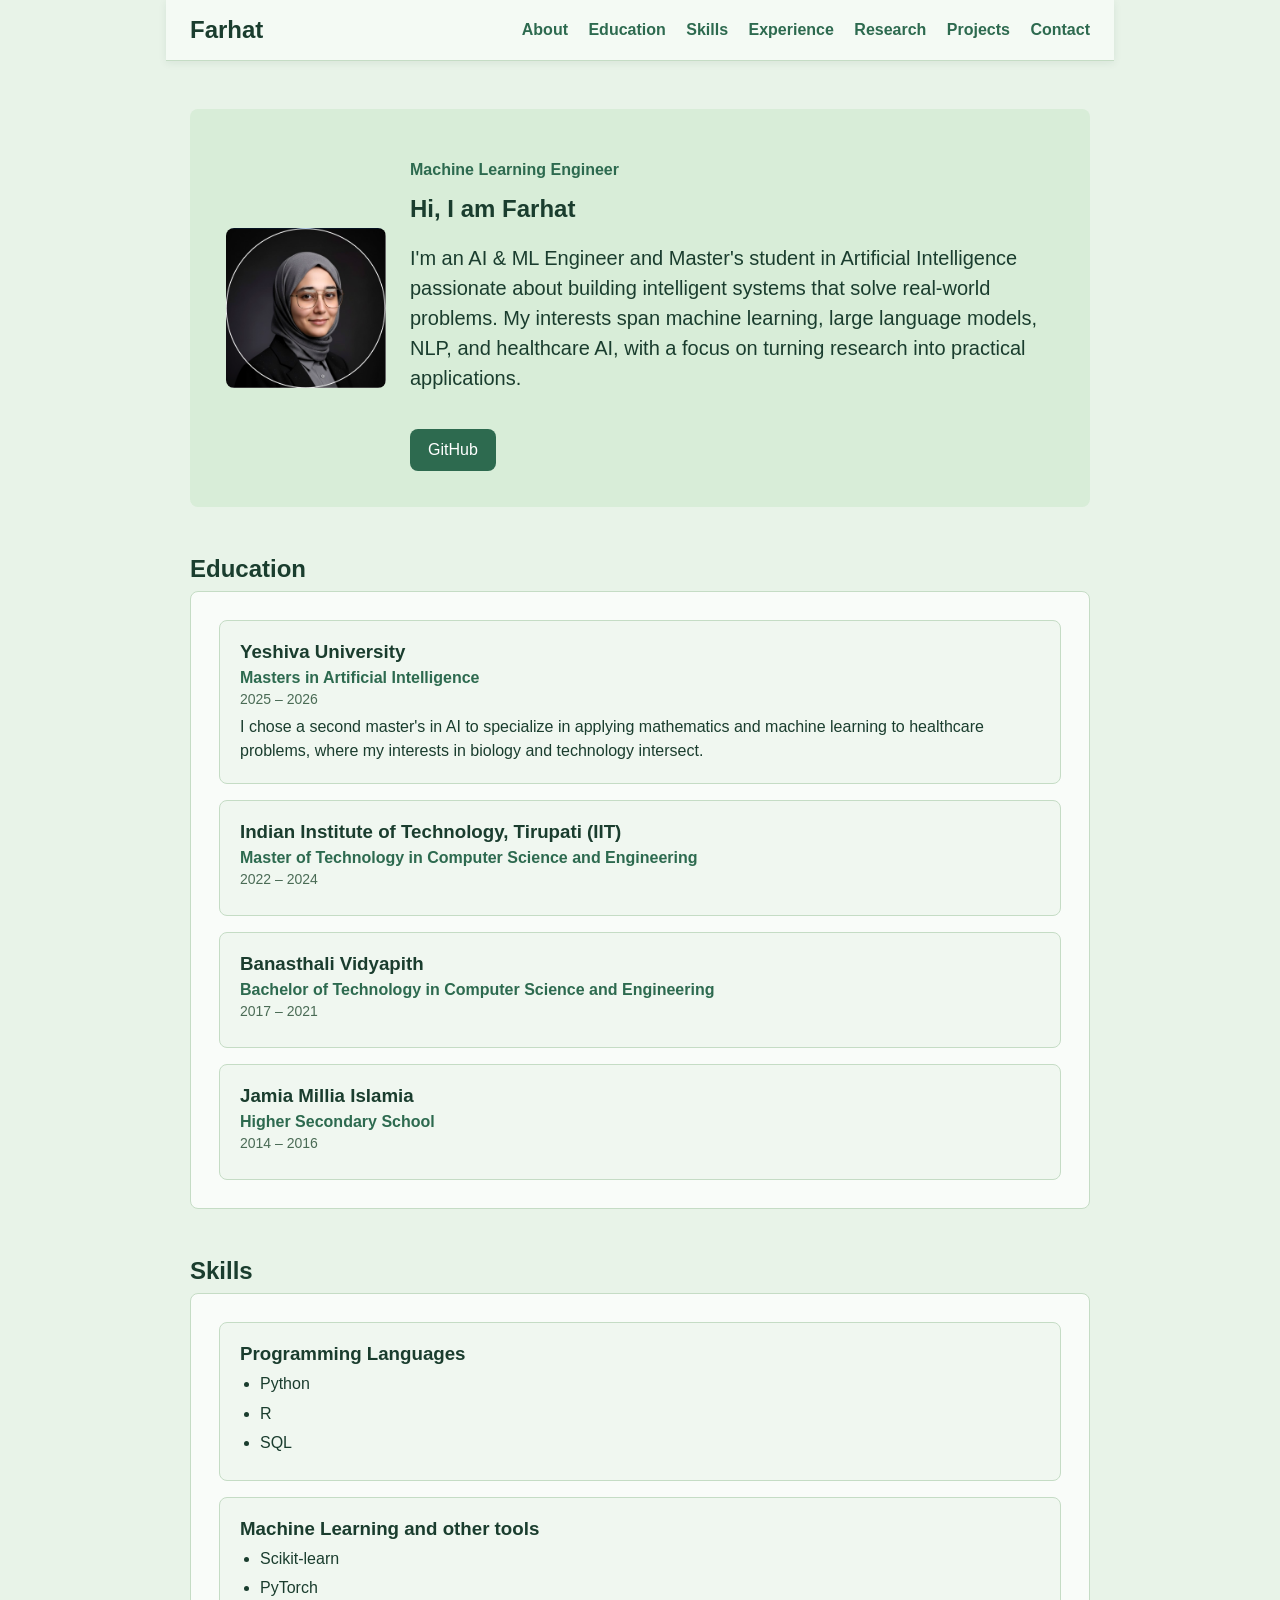
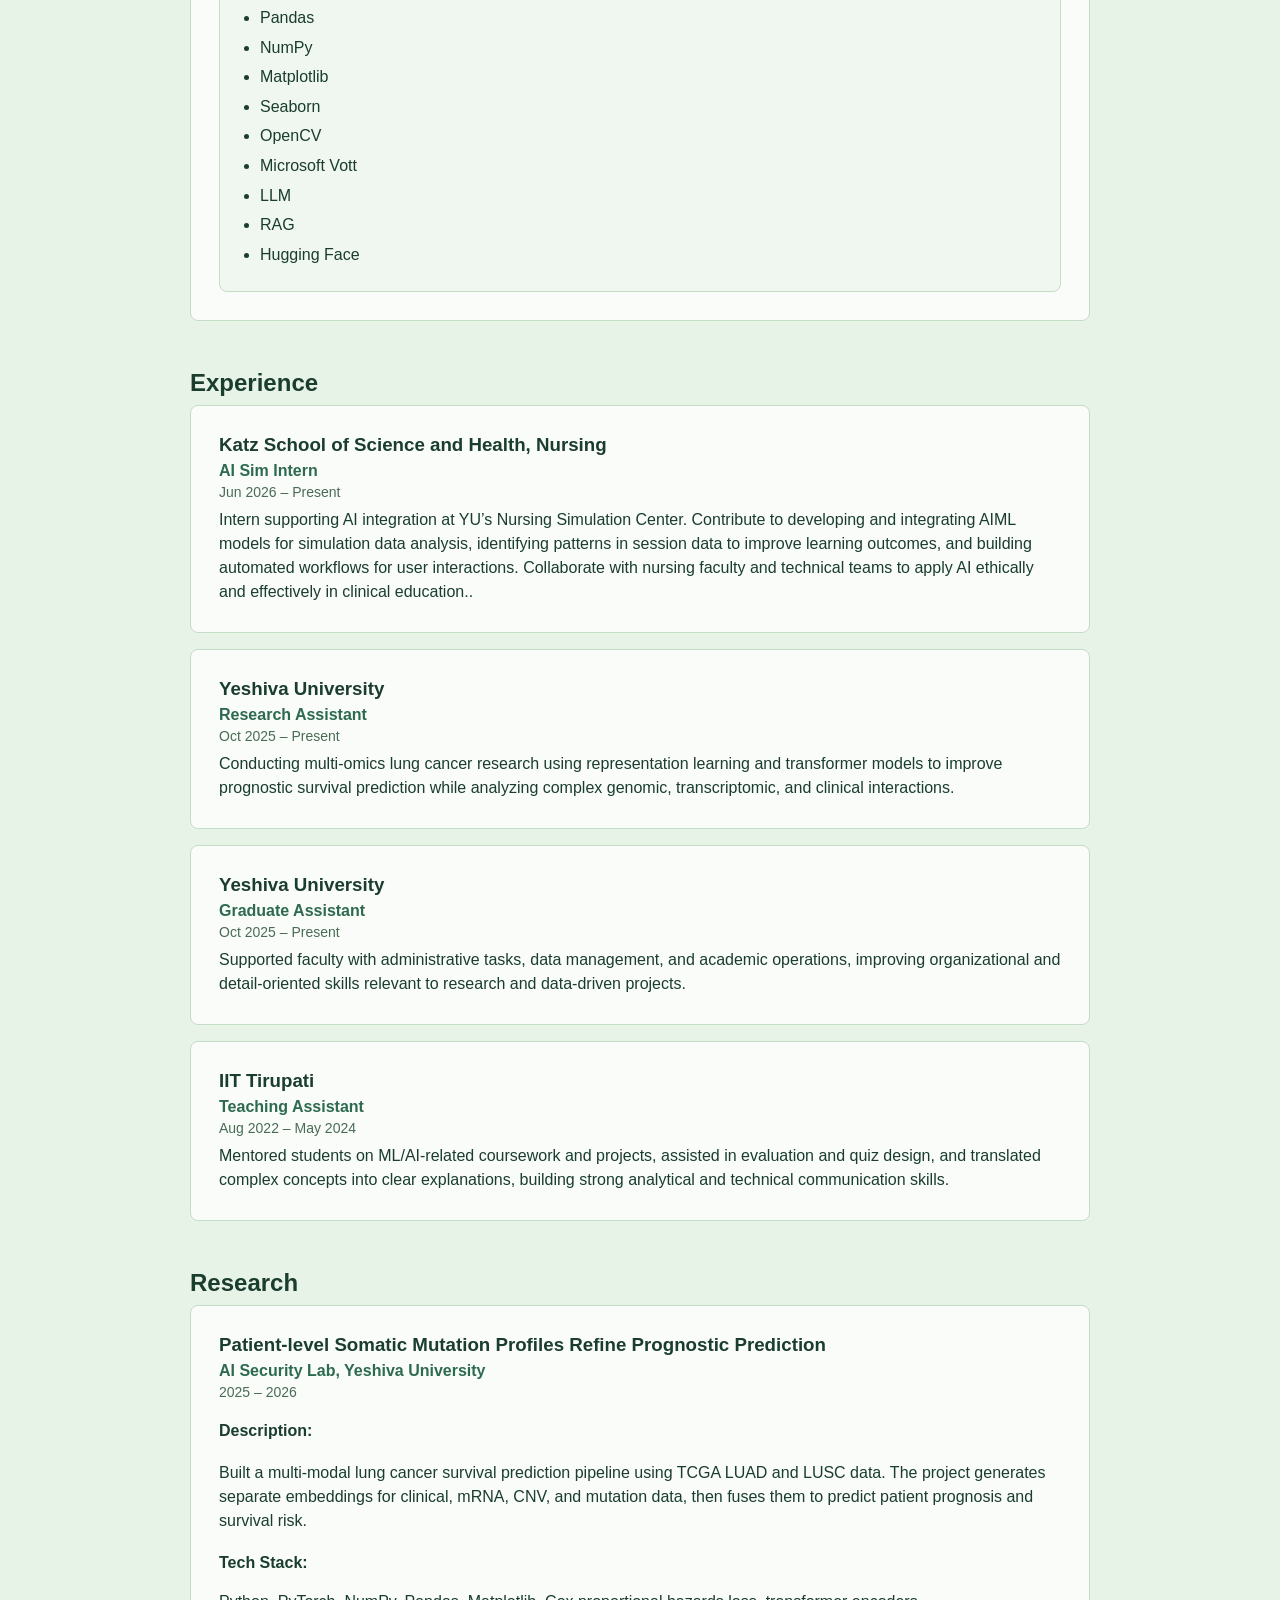
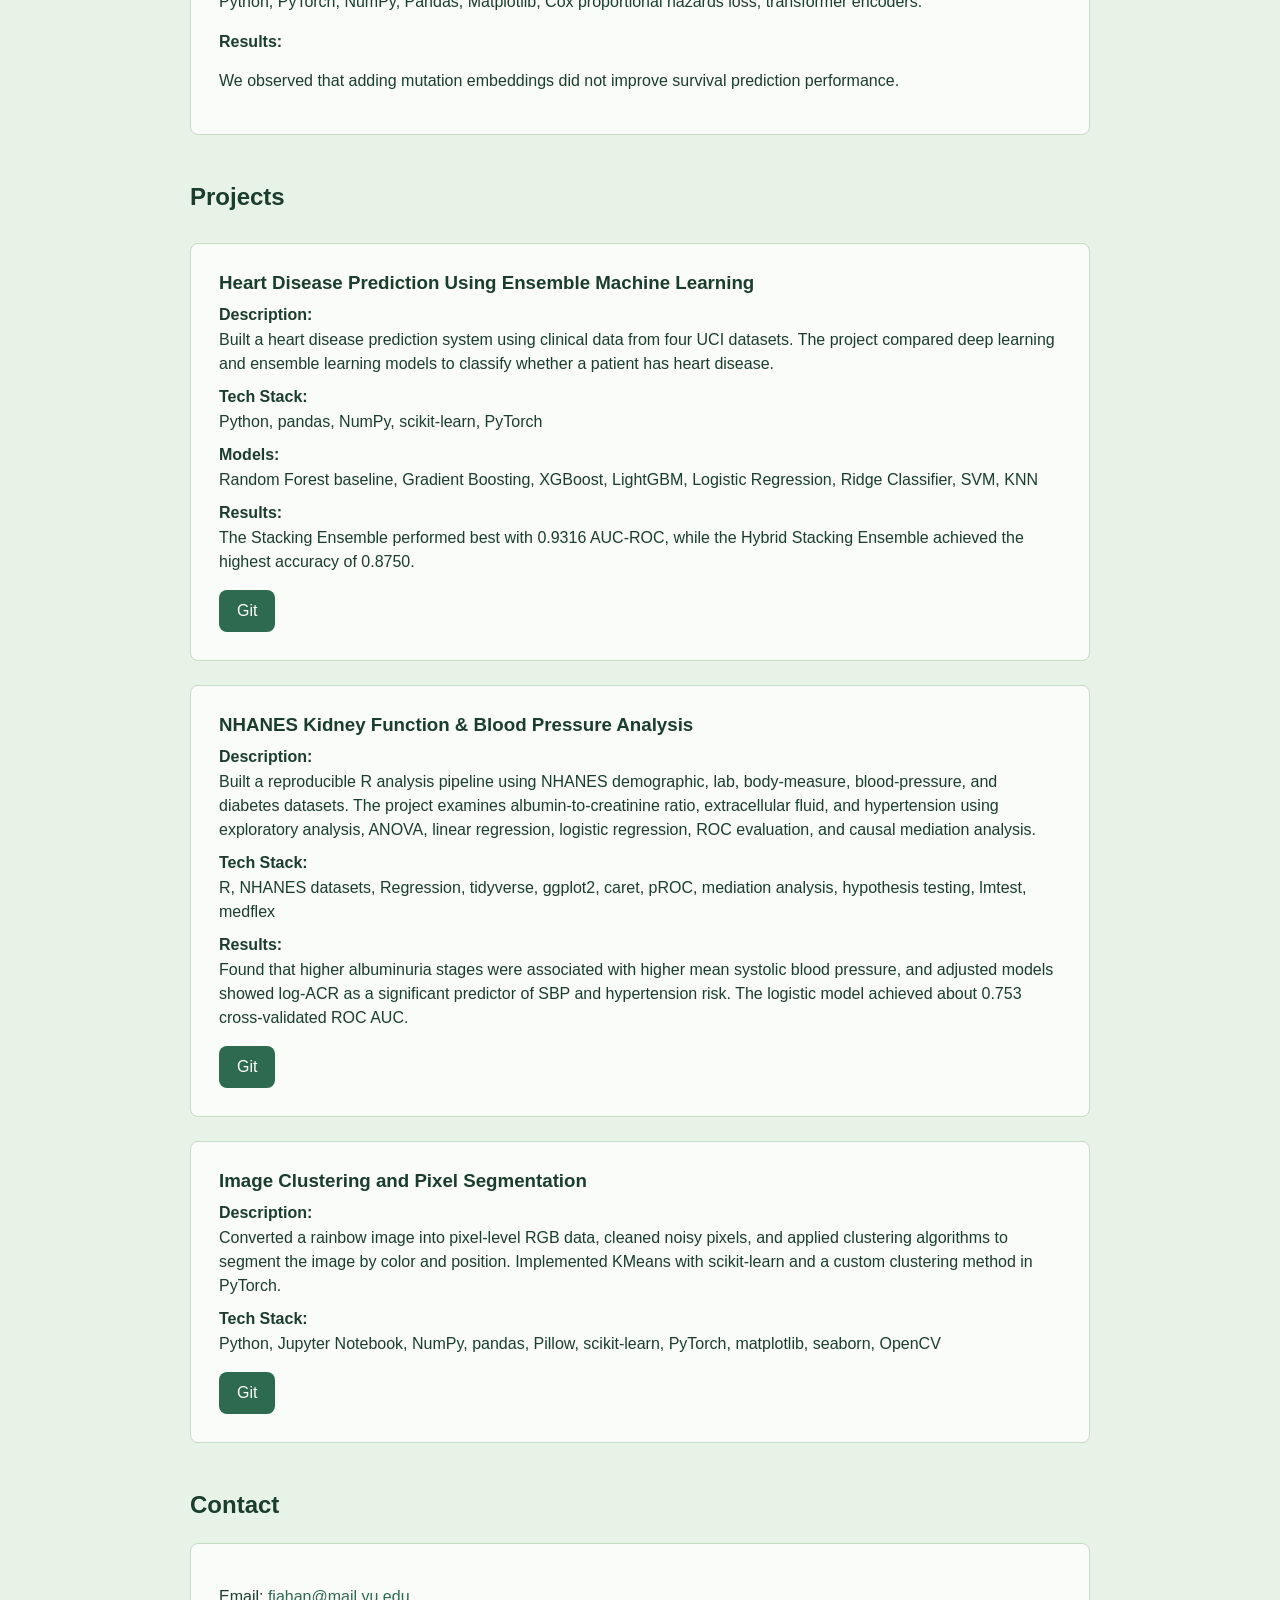
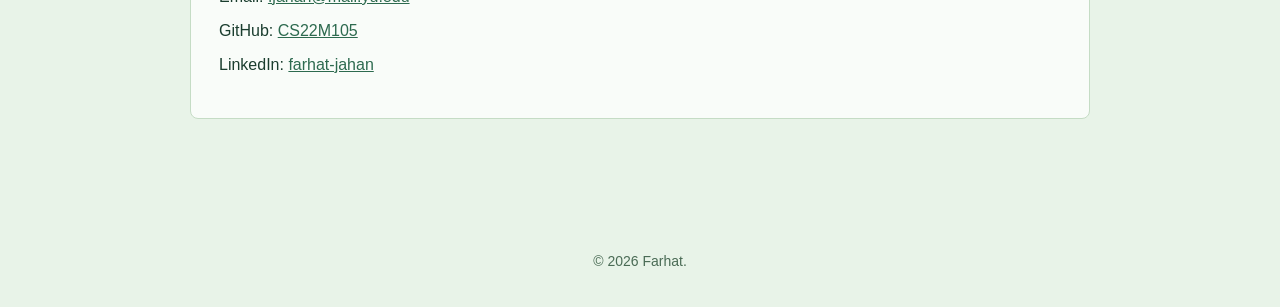
<file: index.html>
<!DOCTYPE html>
<html lang="en">
<head>
  <meta charset="UTF-8" />
  <meta name="viewport" content="width=device-width, initial-scale=1.0" />
  <title>My Portfolio Starter</title>
  <link rel="stylesheet" href="style.css" />
</head>
<body>
  <header>
    <h1>Farhat</h1>
    <nav>
      <a href="#about">About</a>
      <a href="#education">Education</a>
      <a href="#skills">Skills</a>
      <a href="#experience">Experience</a>
      <a href="#research">Research</a>
      <a href="#projects">Projects</a>
      <a href="#contact">Contact</a>
    </nav>
  </header>

  <main class="page">
    <section id="about">
      <div class="hero">
        <div class="hero-content">
          <img
            src="headshot.png"
            alt="Portrait photo of Farhat, a student learning to code with AI"
            class="hero-image"
          />
          <div class="hero-text">
            <p class="tag">Machine Learning Engineer</p>
            <h2>Hi, I am Farhat</h2>
            <p class="intro">I'm an AI & ML Engineer and Master's student in Artificial Intelligence passionate about building intelligent systems that solve real-world problems. My interests span machine learning, large language models, NLP, and healthcare AI, with a focus on turning research into practical applications.</p>
            <a class="button" href="https://github.com/CS22M105" target="_blank">GitHub</a>
          </div>
        </div>
      </div>
    </section>

    <section id="education">
      <h2>Education</h2>

      <div class="card education-card">
        <div class="education-subcard">
          <h3>Yeshiva University</h3>
          <p class="education-degree">Masters in Artificial Intelligence</p>
          <p class="education-date">2025 – 2026</p>
          <p class="education-details">I chose a second master's in AI to specialize in applying mathematics and machine learning to healthcare problems, where my interests in biology and technology intersect.</p>
        </div>

        <div class="education-subcard">
          <h3>Indian Institute of Technology, Tirupati (IIT)</h3>
          <p class="education-degree">Master of Technology in Computer Science and Engineering</p>
          <p class="education-date">2022 – 2024</p>
        </div>

        <div class="education-subcard">
          <h3>Banasthali Vidyapith</h3>
          <p class="education-degree">Bachelor of Technology in Computer Science and Engineering</p>
          <p class="education-date">2017 – 2021</p>
        </div>

        <div class="education-subcard">
          <h3>Jamia Millia Islamia</h3>
          <p class="education-degree">Higher Secondary School</p>
          <p class="education-date">2014 – 2016</p>
        </div>
      </div>
    </section>

    <section id="skills">
      <h2>Skills</h2>

      <div class="card skills-card">
        <div class="skills-subcard">
          <h3>Programming Languages</h3>
          <ul>
            <li>Python</li>
            <li>R</li>
            <li>SQL</li>
          </ul>
        </div>
        <div class="skills-subcard">
          <h3>Machine Learning and other tools</h3>
          <ul>
            <li>Scikit-learn</li>
            <li>PyTorch</li>
            <li>Pandas</li>
            <li>NumPy</li>
            <li>Matplotlib</li>
            <li>Seaborn</li>
            <li>OpenCV</li>
            <li>Microsoft Vott</li>
            <li>LLM</li>
            <li>RAG</li>
            <li>Hugging Face</li>
          </ul>
        </div>
      </div>
    </section>

    <section id="experience">
      <h2>Experience</h2>

      <div class="card">
        <h3>Katz School of Science and Health, Nursing</h3>
        <p class="experience-role">AI Sim Intern</p>
        <p class="experience-date">Jun 2026 – Present</p>
        <p class="experience-details">Intern supporting AI integration at YU’s Nursing Simulation Center. Contribute to developing and integrating AIML models for simulation data analysis, identifying patterns in session data to improve learning outcomes, and building automated workflows for user interactions. Collaborate with nursing faculty and technical teams to apply AI ethically and effectively in clinical education..</p>
      </div>

      <div class="card">
        <h3>Yeshiva University</h3>
        <p class="experience-role">Research Assistant</p>
        <p class="experience-date">Oct 2025 – Present</p>
        <p class="experience-details">Conducting multi-omics lung cancer research using representation learning and transformer models to improve prognostic survival prediction while analyzing complex genomic, transcriptomic, and clinical interactions.</p>
      </div>

      <div class="card">
        <h3>Yeshiva University</h3>
        <p class="experience-role">Graduate Assistant</p>
        <p class="experience-date">Oct 2025 – Present</p>
        <p class="experience-details">Supported faculty with administrative tasks, data management, and academic operations, improving organizational and detail-oriented skills relevant to research and data-driven projects.</p>
      </div>
      <div class="card">
        <h3>IIT Tirupati</h3>
        <p class="experience-role">Teaching Assistant</p>
        <p class="experience-date">Aug 2022 – May 2024</p>
        <p class="experience-details">Mentored students on ML/AI-related coursework and projects, assisted in evaluation and quiz design, and translated complex concepts into clear explanations, building strong analytical and technical communication skills.</p>
      </div>
    </section>

    <section id="research">
      <h2>Research</h2>

      <div class="card">
        <h3>Patient-level Somatic Mutation Profiles Refine Prognostic Prediction</h3>
        <p class="research-affiliation">AI Security Lab, Yeshiva University</p>
        <p class="research-date">2025 – 2026</p>
        <h4>Description:</h4>
        <p class="research-details">Built a multi-modal lung cancer survival prediction pipeline using TCGA LUAD and LUSC data. The project generates separate embeddings for clinical, mRNA, CNV, and mutation data, then fuses them to predict patient prognosis and survival risk.</p>
        <h4>Tech Stack:</h4>
        <p class="tech-stack">Python, PyTorch, NumPy, Pandas, Matplotlib, Cox proportional hazards loss, transformer encoders.</p>
        <h4>Results:</h4>
        <p class="results">We observed that adding mutation embeddings did not improve survival prediction performance.</p>
      </div>
    </section>

    <section id="projects">
      <h2>Projects</h2>

      <div class="card">
        <h3>Heart Disease Prediction Using Ensemble Machine Learning</h3>
        <h4>Description:</h4>
        <p>Built a heart disease prediction system using clinical data from four UCI datasets. The project compared deep learning and ensemble learning models to classify whether a patient has heart disease.</p>
        <h4>Tech Stack:</h4>
        <p>Python, pandas, NumPy, scikit-learn, PyTorch</p>
        <h4>Models:</h4>
        <p>Random Forest baseline, Gradient Boosting, XGBoost, LightGBM, Logistic Regression, Ridge Classifier, SVM, KNN</p>
        <h4>Results:</h4>
        <p>The Stacking Ensemble performed best with 0.9316 AUC-ROC, while the Hybrid Stacking Ensemble achieved the highest accuracy of 0.8750.</p>
        <a class="button" href="https://github.com/CS22M105/Clinical-Risk-Prediction-using-Neural-and-Ensemble-Models" target="_blank">Git</a>
      </div>

      <div class="card">
        <h3>NHANES Kidney Function & Blood Pressure Analysis</h3>
        <h4>Description:</h4>
        <p>Built a reproducible R analysis pipeline using NHANES demographic, lab, body-measure, blood-pressure, and diabetes datasets. The project examines albumin-to-creatinine ratio, extracellular fluid, and hypertension using exploratory analysis, ANOVA, linear regression, logistic regression, ROC evaluation, and causal mediation analysis.</p>
        <h4>Tech Stack:</h4>
        <p>R, NHANES datasets, Regression, tidyverse, ggplot2, caret, pROC, mediation analysis, hypothesis testing, lmtest, medflex</p>
        <h4>Results:</h4>
        <p>Found that higher albuminuria stages were associated with higher mean systolic blood pressure, and adjusted models showed log-ACR as a significant predictor of SBP and hypertension risk. The logistic model achieved about 0.753 cross-validated ROC AUC.</p>
        <a class="button" href="https://github.com/CS22M105/Kidney-Function-and-Hypertension" target="_blank">Git</a>
      </div>

      <div class="card">
        <h3>Image Clustering and Pixel Segmentation</h3>
        <h4>Description:</h4>
        <p>Converted a rainbow image into pixel-level RGB data, cleaned noisy pixels, and applied clustering algorithms to segment the image by color and position. Implemented KMeans with scikit-learn and a custom clustering method in PyTorch.</p>
        <h4>Tech Stack:</h4>
        <p>Python, Jupyter Notebook, NumPy, pandas, Pillow, scikit-learn, PyTorch, matplotlib, seaborn, OpenCV</p>
        <a class="button" href="https://github.com/CS22M105/Image_clustering_and_pixel_segmentation" target="_blank">Git</a>
      </div>
    </section>

    <section id="contact">
      <h2>Contact</h2>

      <div class="card">
        <p>Email: <a href="mailto:fjahan@mail.yu.edu">fjahan@mail.yu.edu</a></p>
        <p>GitHub: <a href="https://github.com/CS22M105" target="_blank">CS22M105</a></p>
        <p>LinkedIn: <a href="https://www.linkedin.com/in/farhat-jahan-6a3a28245/" target="_blank">farhat-jahan</a></p>
      </div>
    </section>
  </main>

  <footer>
    <p>&copy; 2026 Farhat.</p>
  </footer>
</body>
</html>
</file>
<file: style.css>
html {
  scroll-padding-top: 72px;
}

body {
  margin: 0;
  font-family: Arial, sans-serif;
  background: #e8f3e8;
  color: #1a3d2e;
}

/* Header and navigation */
header {
  position: sticky;
  top: 0;
  z-index: 100;
  background: #f4faf4;
  border-bottom: 1px solid #c5dcc5;
  padding: 16px 24px;
  max-width: 900px;
  margin: 0 auto;
  display: flex;
  justify-content: space-between;
  align-items: center;
  box-shadow: 0 2px 8px rgba(26, 61, 46, 0.08);
}

header h1 {
  font-size: 24px;
  margin: 0;
}

nav a {
  margin-left: 16px;
  color: #2d6a4f;
  text-decoration: none;
  font-weight: bold;
}

nav a:hover {
  text-decoration: underline;
}

.page {
  max-width: 900px;
  margin: 0 auto;
  padding: 48px 24px;
}

section {
  margin-bottom: 48px;
}

.hero {
  background: #d8edd8;
  padding: 36px;
  border-radius: 8px;
}

.hero-content {
  display: flex;
  gap: 24px;
  align-items: center;
}

.hero-image {
  width: 160px;
  height: 160px;
  max-width: 100%;
  object-fit: cover;
  border-radius: 8px;
  flex-shrink: 0;
}

.hero-text h2 {
  margin-top: 0;
}

.tag {
  color: #2d6a4f;
  font-weight: bold;
}

h1 {
  font-size: 44px;
  margin-bottom: 12px;
}

.intro {
  font-size: 20px;
  line-height: 1.5;
}

.button {
  display: inline-block;
  margin-top: 16px;
  padding: 12px 18px;
  background: #2d6a4f;
  color: white;
  text-decoration: none;
  border-radius: 8px;
}

.card {
  margin-top: 24px;
  background: #f9fcf9;
  padding: 28px;
  border-radius: 8px;
  border: 1px solid #c5dcc5;
}

.card a {
  color: #2d6a4f;
}

.card .button {
  color: white;
}

/* Education and Skills sections */
#education > h2,
#skills > h2,
#experience > h2,
#research > h2 {
  margin: 0 0 8px;
}

.education-card,
.skills-card {
  margin-top: 0;
  display: flex;
  flex-direction: column;
  gap: 16px;
}

.education-subcard,
.skills-subcard {
  background: #f0f7f0;
  padding: 20px;
  border-radius: 8px;
  border: 1px solid #c5dcc5;
}

.education-subcard h3,
.skills-subcard h3 {
  margin: 0 0 6px;
}

.education-degree,
.experience-role,
.research-affiliation {
  margin: 0 0 4px;
  font-weight: bold;
  color: #2d6a4f;
}

.education-date,
.experience-date,
.research-date {
  margin: 0 0 8px;
  font-size: 14px;
  color: #4a6b55;
}

.education-details,
.experience-details,
.research-details {
  margin: 0;
  line-height: 1.5;
}

.skills-subcard ul {
  margin: 0;
  padding-left: 20px;
  line-height: 1.6;
}

.skills-subcard li {
  margin-bottom: 4px;
}

#experience > .card,
#research > .card {
  margin-top: 0;
}

#experience > .card + .card,
#research > .card + .card {
  margin-top: 16px;
}

#experience > .card h3,
#research > .card h3 {
  margin-top: 0;
  margin-bottom: 6px;
}

/* Projects section: two columns on wide screens */
#projects {
  display: flex;
  flex-wrap: wrap;
  gap: 24px;
}

#projects > h2 {
  width: 100%;
  margin: 0 0 8px;
}

#projects > .card {
  flex: 1 1 calc(50% - 12px);
  margin-top: 0;
}

#projects > .card h3 {
  margin-top: 0;
  margin-bottom: 8px;
}

#projects > .card h4 {
  margin-top: 12px;
  margin-bottom: 4px;
}

#projects > .card p {
  margin: 0;
  line-height: 1.5;
}

footer {
  text-align: center;
  padding: 24px;
  color: #4a6b55;
  font-size: 14px;
}

/* Narrow screens: stack project cards and header */
@media (max-width: 600px) {
  header {
    flex-direction: column;
    align-items: flex-start;
    gap: 12px;
  }

  nav a {
    margin-left: 0;
    margin-right: 16px;
  }

  #projects > .card {
    flex: 1 1 100%;
  }

  .hero-content {
    flex-direction: column;
    text-align: center;
  }

  .hero-image {
    width: 140px;
    height: 140px;
  }

  h1 {
    font-size: 36px;
  }
}
</file>
